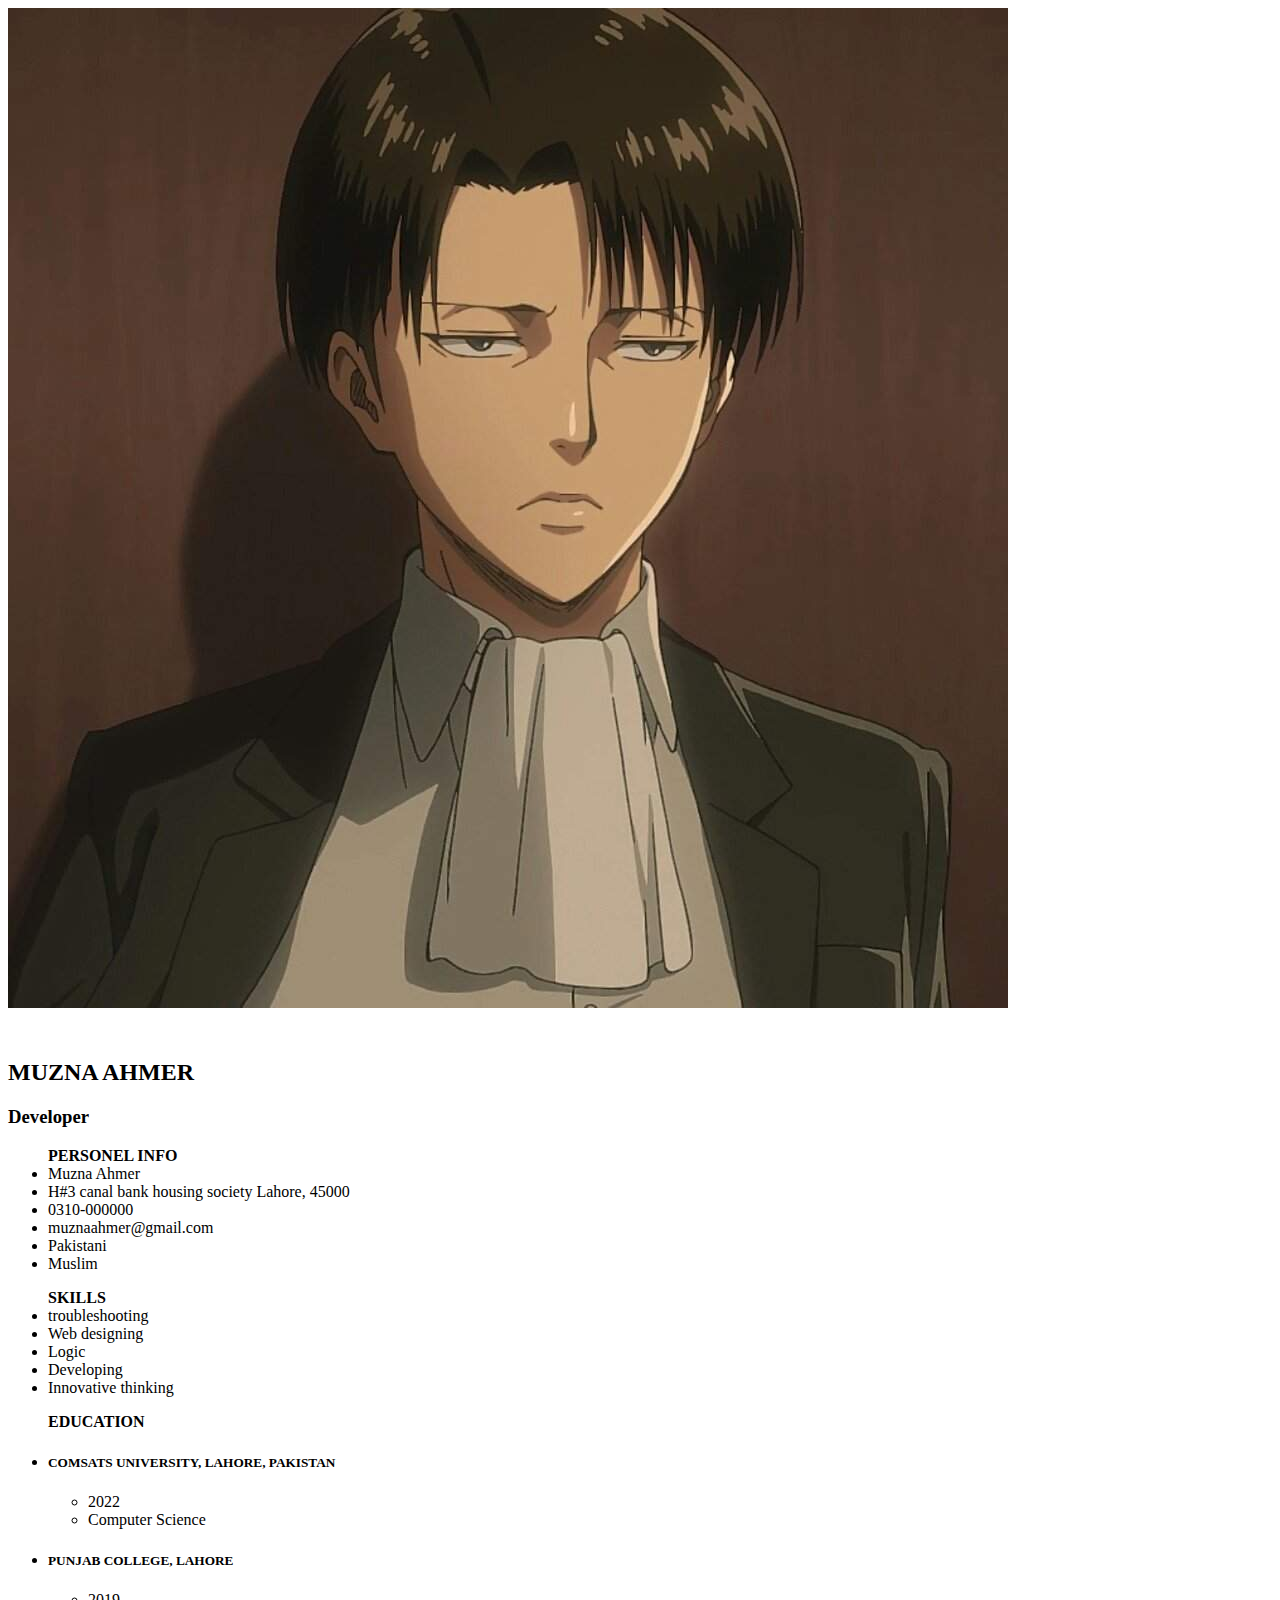
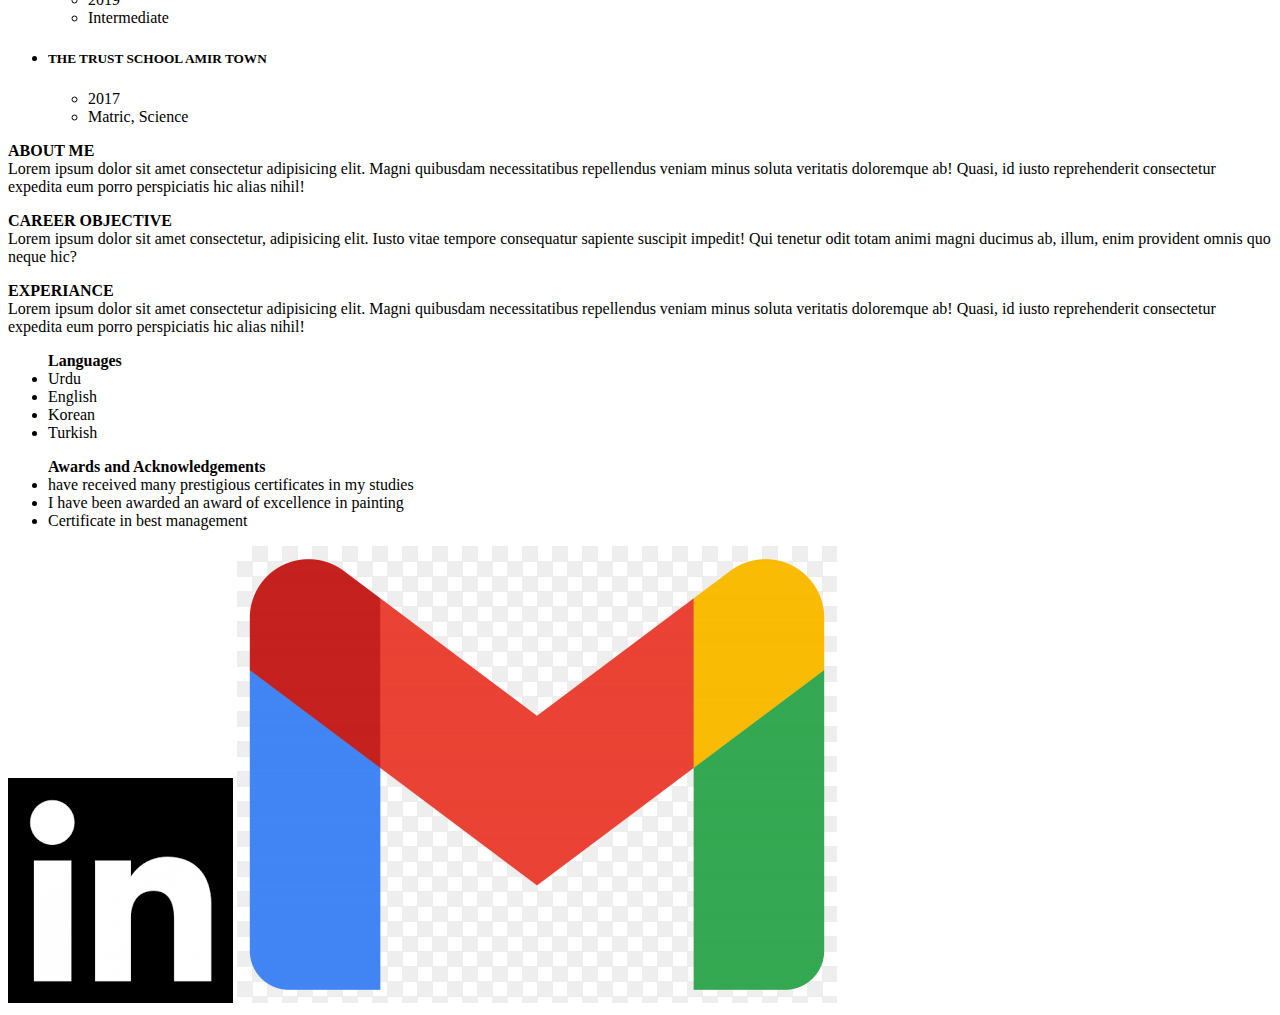
<file: CV/CV.html>
<!DOCTYPE html>
<html lang="en">
<head>
    <meta charset="UTF-8">
    <meta http-equiv="X-UA-Compatible" content="IE=edge">
    <meta name="viewport" content="width=device-width, initial-scale=1.0">
    <!-- <link rel="stylesheet" href="CV.css"> -->
    <title>Document</title>
</head>
<body >
    <header>
        
       
            <img src="levi-ackerman.1659879491.4293.jpg">
            <h2 id="name"><br>MUZNA AHMER</h2>
      
    </header>
   
    <div id="green">
        <h3>Developer</h3>
    </div> 
    <aside>
        <ul id="ul1" class="hi"> <b>PERSONEL INFO<br></b>
            <li>
                Muzna Ahmer
                <li>   H#3 canal bank housing society
                    Lahore, 45000</li>
               <li >0310-000000</li>
               <li> muznaahmer@gmail.com</li>
               <li> Pakistani</li>
               <li> Muslim</li>
        </ul>
        <ul id="ul2" class="hi"><b>SKILLS</b>

            <li>troubleshooting</li>
            <li>Web designing</li>
            <li>Logic</li>
            <li>Developing</li>
            <li>Innovative thinking</li>
            
            </ul>
        
        <ul id="ul3" class="hi"><b>EDUCATION</b>
            <li><h5>COMSATS UNIVERSITY, LAHORE, PAKISTAN</h5>
                <ul>
                    <li>2022</li>
                    <li>Computer Science</li>
                </ul>
            </li>
            <li><h5>PUNJAB COLLEGE, LAHORE</h5><p>
                <ul>
                    <li>2019</li>
                    <li>Intermediate</li>
                </ul>
            </li>
            <li><h5>THE TRUST SCHOOL AMIR TOWN</h5>
                <ul><li>2017</li>
                <li>Matric, Science</li>
            </ul>
            </li>
        </ul>
  
    </aside>
    <section>
        <p id="p1" class="hi">
            <b>ABOUT ME<br></b>
            Lorem ipsum dolor sit amet consectetur adipisicing elit. Magni quibusdam necessitatibus repellendus veniam minus soluta veritatis doloremque ab! Quasi, id iusto reprehenderit consectetur expedita eum porro perspiciatis hic alias nihil!
        </p>
        <p id="p2" class="hi"><b>CAREER OBJECTIVE</b><br>
            Lorem ipsum dolor sit amet consectetur, adipisicing elit. Iusto vitae tempore consequatur sapiente suscipit impedit! Qui tenetur odit totam animi magni ducimus ab, illum, enim provident omnis quo neque hic?</p>
        <p id="p3" class="hi">
            <b>EXPERIANCE<br></b>
            Lorem ipsum dolor sit amet consectetur adipisicing elit. Magni quibusdam necessitatibus repellendus veniam minus soluta veritatis doloremque ab! Quasi, id iusto reprehenderit consectetur expedita eum porro perspiciatis hic alias nihil!
        </p>
        <ul id="ul4" class="hi"><b>Languages</b>
            <li>Urdu</li>
            <li>English</li>
            <li>Korean</li>
            <li>Turkish</li>
        </ul>
        <ul id="ul5" class="hi"><b>Awards and Acknowledgements</b>
            <li>have received many prestigious certificates in my studies</li>
            <li>I have been awarded an award of excellence in painting</li>
            <li>Certificate in best management </li>
        </ul>
        <a href="#" > <img src="download.png"></a>
        <a href="#" > <img src="Gmail-logo-design-on-transparent-background-PNG.png"></a>
        
            </section>
</body>
</html>
</file>
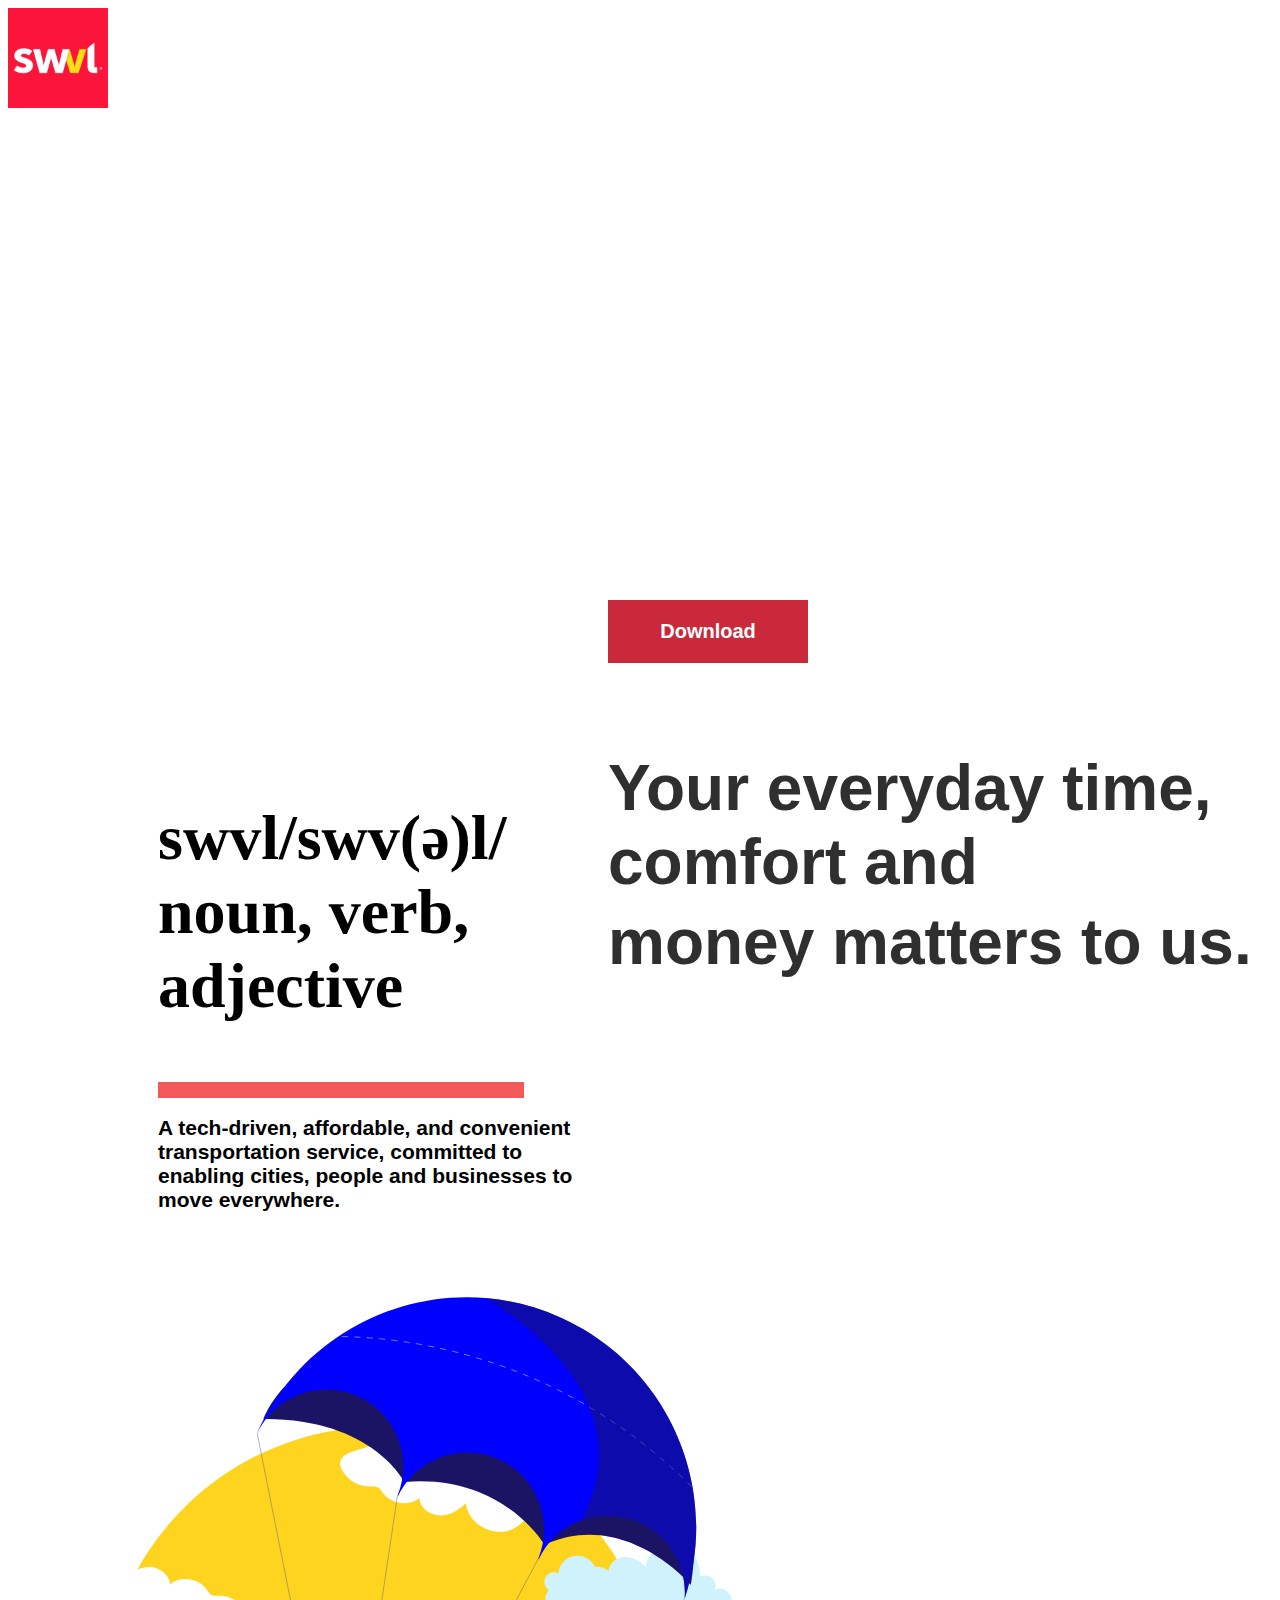
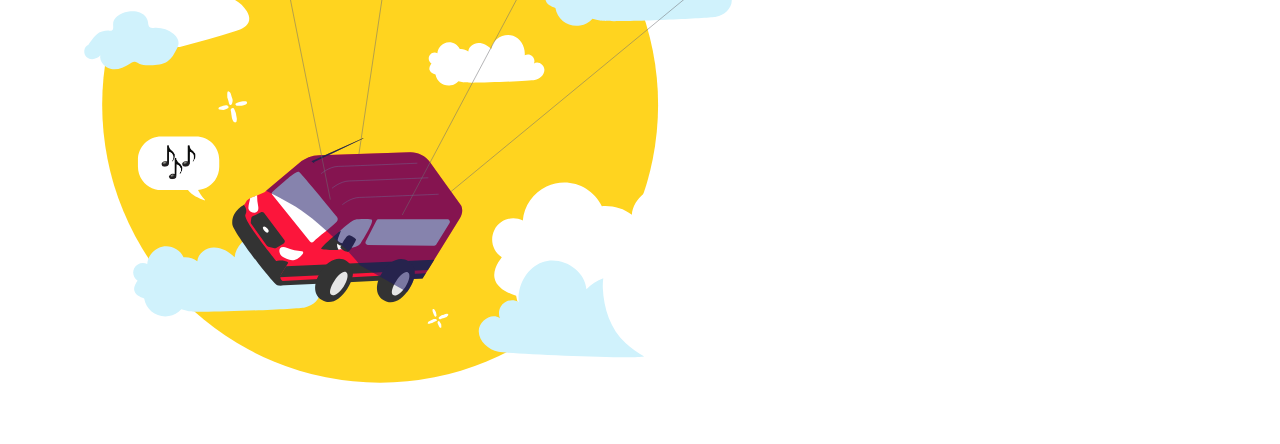
<file: WEBCLONE/muzna.html>
<!DOCTYPE html>
<html lang="en">
<head>
  <meta charset="UTF-8">
  <meta http-equiv="X-UA-Compatible" content="IE=edge">
  <meta name="viewport" content="width=device-width, initial-scale=1.0">
  <link rel="stylesheet" href="muzna.css">
  

  <title>swvl</title>
</head>
<section>
 
  <div id="main-menu" ><div>
    <video muted autoplay playsinline loop id="video-banner" class="video-banner"><source _ngcontent-uvs-c37="" type="video/mp4" src="https://f.hubspotusercontent20.net/hubfs/9490826/SWVL%20-%20Amended%20Graded.mp4"></video>
 
    <div><img src="swvl-logo-AC5BA5F7AE-seeklogo.com.png" height="100px" width="100px"   ></div>
  </div>
    
    <h5><a href="#"> HOME</a></h5>
    <h5><a href="#">DAILY</a></h5>
    <h5><a href="#">TRAVEL</a></h5>
    <div class="dropdown">
      <h5><a href="#" class="dropbtn">PRIVATE BUS</a></h5>
      <div class="dropdown-content">
        <a href="#">EGYPT</a>
        <a href="#"> PAKISTAN</a>
      </div>
    </div>
    <div class="dropdown">
      <h5><a href="#" class="dropbtn">BUSINESS</a></h5>
      <div class="dropdown-content">
        <a href="#">BLOG</a>
      </div>
    </div>
    
    <h5><a href="#">CAPTAINS</a></h5>
    <h5><a href="#">PEOPLE</a></h5>
    <h5><a href="#">INVESTORS</a></h5>
    <h5><a href="#">APP</a></h5>
    <h5><a href="#">ENGLISH</a></h5>
  </div>
  <div class="content">
      
    <button id="myBtn" onclick="myFunction()">Download</button>
  </div>
</section>
<div>
<div class="hello" ><h1>swvl/swv(ə)l/
  <br>
  noun, verb,
  <br>
  adjective</h1>
  <hr  >
  <h4 class="paragraph">A tech-driven, affordable, and convenient <br>transportation service, committed to <br>enabling cities, people and businesses to <br>move everywhere.</h4>
</div>

<div class="umb" >
<img src="umbrella.svg" height="800px"width="900px" >
</div>

</div>
<div class="midd">
  <h1> Your everyday time, comfort and</h1>
  <h1 class="abc"> money matters to us.</h1>
</div>

</body>
</html>
</file>
<file: CV/CV.css>
header{
    background-color: rgb(0, 157, 255);
    height :150px;
    width:1190px;
    color: white;
    font-family:'arial';
    font-size:25px;
    font-weight: bolder;
    display: inline-flex;
   
}
#name{
    position: top; 
   padding-left: 40px;
  
}
img{
    width: 170px;
    height: 170px;
    padding-left: 35px;
    margin-top: 20px;
   
}

#green{

font-size: 20px;
background-color: greenyellow;
display: inline-flex;
height :60px;
width:1190px;
color: white;
font-family:'arial'; 
text-indent: 350px;
}
section {
    float: left;
    margin: 1 1.5%;
    width: 53%;
    height: 650px;
    background-color: rgb(230, 255, 192);
  }
  aside {
   background-color:rgb(240, 246, 250); 
    display: inline-block;
    margin: 0 1.5%;
    width: 24%;
    height: 650px;
    padding-right: 12px;
  }

  .hi{
    font-family: 'Times New Roman', Times, serif; 
    color:rgb(65, 64, 64);
    list-style:square; 
   text-indent: 10px;
  
 
 }

.ee{
   
}
</file>
<file: WEBCLONE/muzna.css>
.dropbtn {
   
    color: white;
    padding: 16px;
    font-size: large;
    border: none;
  }
  

  .dropdown {
    position: relative;
    display: block;
  }
  .dropdown-content {
    display: none;
    position: absolute;
    background-color: red;
    min-width: 160px;
    box-shadow: 0px 8px 16px 0px rgba(0,0,0,0.2);
    z-index: 1;
  }
  

  .dropdown-content a {
    color: white;
    padding: 22px 16px;
    text-decoration: none;
    display: block;
  }

  .dropdown-content a:hover 
  {
    background-color: rgb(229, 82, 82);
}
.dropdown:hover .dropdown-content 
{display: block;
}

#main-menu{
    position: top;
    float: top;
    display: inline-flex;  
 
}
h5{
    text-indent: 40px;
    text-decoration:none;
    font-family: 'Segoe UI', Tahoma, Geneva, Verdana, sans-serif;
    font-size: large;
  

}
a{
    text-decoration: none; 
    color: white;
}
.video-banner{
    right: 0;
    bottom: 0;
    position:absolute;
    z-index: -1;
    
   
}
#myBtn {
  width: 200px;
  font-size: 20px;
  font-family: Arial, Helvetica, sans-serif;
  font-weight: bolder;
  padding: 20px;
  border: none;
  background: rgb(202, 41, 60);
  color: #fff;
  cursor: pointer;
}
#myBtn:hover {

color: none;
}
.content {
  position: absolute;
  top: 600px;
  width: 10%; 
  padding-left: 600px;

}
.hello{
 padding-top: 50px;
  padding-left: 150px;
  font-size: xx-large;
  width: 450px;
  float: left;
  

}
section{
  height: 700px;
}
hr{
  border: 8px solid rgba(240, 63, 63, 0.858);
  float: left;
  width:350px;
 
}
.paragraph{
  padding-top: 50px;
  padding-left: 0px;
  font-size: 21px;
  font-family: Arial, Helvetica, sans-serif;
  
}
.umb{
  float: left;
  /* padding-left: 100px;
  padding-top: 100px; */


}
.midd{
padding-left: 250px;
font-weight: bolder;
font-size: xx-large;
font-family: Arial, Helvetica, sans-serif;
color:rgb(47, 47, 47);

}
.abc{
padding-left: 155px;
line-height: 0%;

}
</file>
